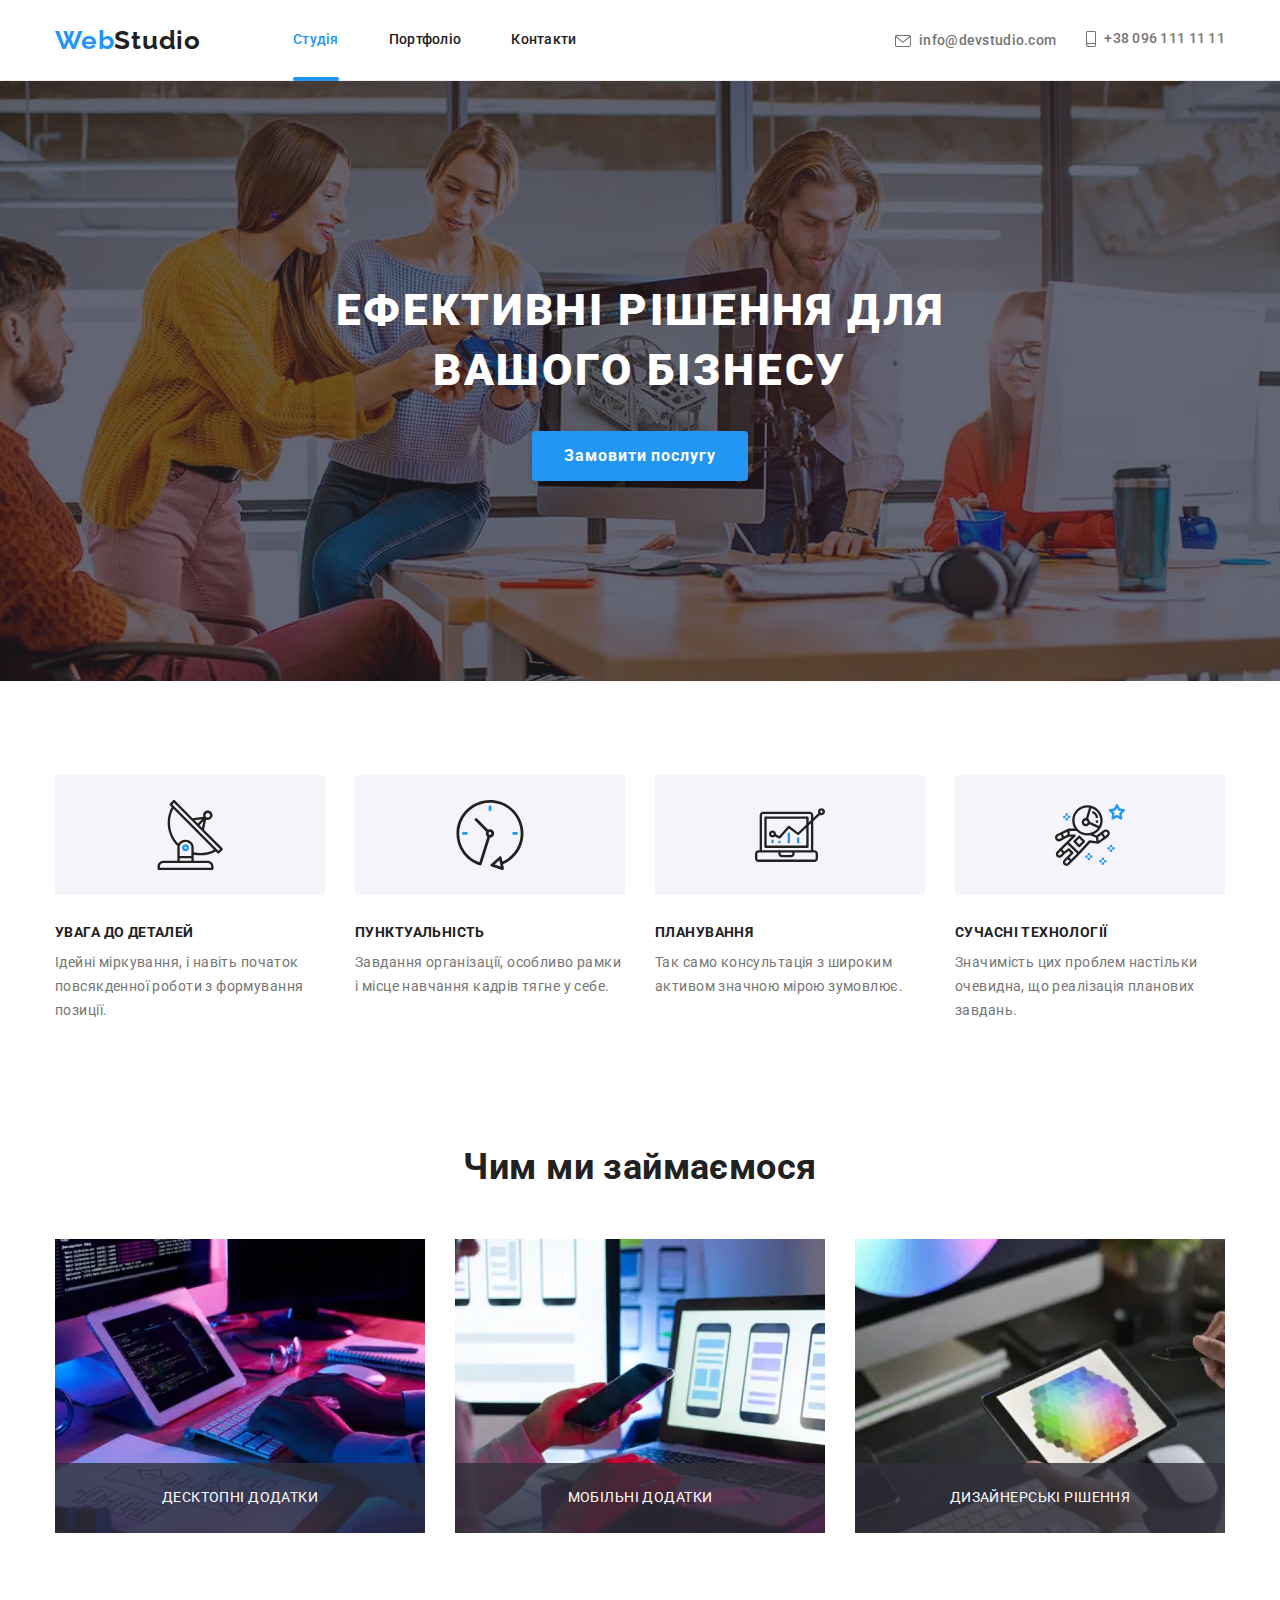
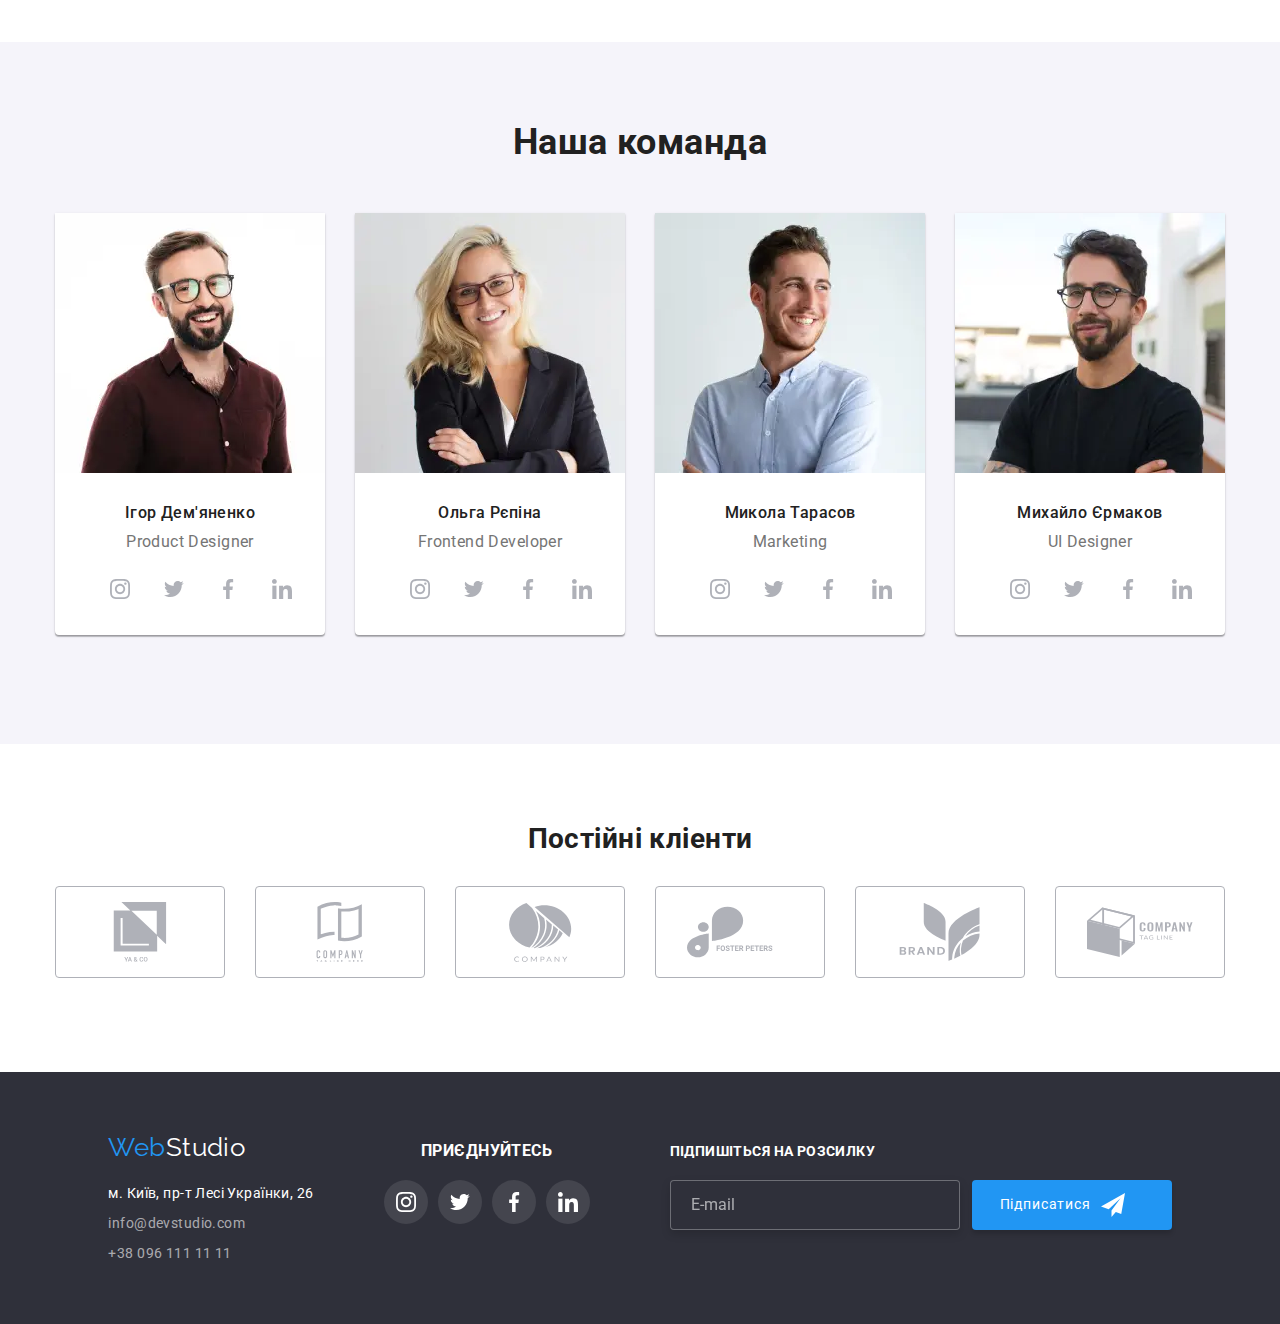
<file: index.html>
<!DOCTYPE html>
<html lang="uk">
  <head>
    <meta charset="UTF-8" />
    <meta name="viewport" content="width=device-width, initial-scale=1.0" />
    <title>Студія</title>
    <link rel="preconnect" href="https://fonts.googleapis.com" />
    <link rel="preconnect" href="https://fonts.gstatic.com" crossorigin />
    <link
      href="https://fonts.googleapis.com/css2?family=Raleway:wght@700&family=Roboto:wght@400;500;700;900&display=swap"
      rel="stylesheet"
    />
    <link
      rel="stylesheet"
      href="https://cdn.jsdelivr.net/npm/modern-normalize@1.1.0/modern-normalize.min.css"
    />
    <link rel="stylesheet" href="./css/main.min.css" />
  </head>
  <body>
    <!--хедер-->
    <header class="header-page">
      <div class="container header">
        <div class="header-page-container">
          <!--строка навигатора-->
          <nav class="navigation">
            <a class="logotyp link" href="./index.html"
              >Web<span>Studio</span></a
            >
            <ul class="menu list">
              <li class="menu__item">
                <a class="menu__link link current" href="./index.html">
                  Студія</a
                >
              </li>
              <li class="menu__item">
                <a class="menu__link link" href="./portfolio.html">Портфоліо</a>
              </li>
              <li class="menu__item">
                <a class="menu__link link" href="">Контакти</a>
              </li>
            </ul>
          </nav>
          <button type="button" class="open-mobile-menu-btn" data-menu-open>
            <svg class="open-mobile-menu-btn__icon" height="16px" width="24px">
              <use href="./images/icons.svg#icon-burger"></use>
            </svg>
          </button>
          <!--телеграф-->
          <ul class="contact list">
            <li class="contact__item">
              <a class="contact-link link" href="mailto:info@devstudio.com">
                <svg class="contact-link__icon" width="16" height="12">
                  <use href="./images/icons.svg#icon-envelope"></use>
                </svg>
                info@devstudio.com</a
              >
            </li>
            <li class="contact__item">
              <a class="contact-link link" href="tel:+380961111111">
                <svg class="contact-link__icon" width="10" height="16">
                  <use href="./images/icons.svg#icon-smartphone"></use>
                </svg>
                +38 096 111 11 11</a
              >
            </li>
          </ul>
        </div>
      </div>
      <!--меню мобільний формат-->
      <div class="mobile-format" data-menu>
        <div class="container mobile-format__container">
          <button
            type="button"
            class="mobile-format__close-btn"
            data-menu-close
          >
            <svg class="mobile-format__close-icon">
              <use href="./images/icons.svg#icon-close"></use>
            </svg>
          </button>
          <ul class="mobile-menu list">
            <li class="mobile-menu__item">
              <a class="mobile-menu__link link current" href="./index.html"
                >Студія</a
              >
            </li>
            <li class="mobile-menu__item">
              <a class="mobile-menu__link link" href="./portfolio.html"
                >Портфоліо</a
              >
            </li>
            <li class="mobile-menu__item">
              <a class="mobile-menu__link link" href="">Контакти</a>
            </li>
          </ul>
          <ul class="mobile-contact list">
            <li class="mobile-contact__tel-item">
              <a class="mobile-contact__tel-link link" href="tel:+380961111111"
                >+38 096 111 11 11</a
              >
            </li>
            <li class="mobile-contact__mail-item">
              <a
                class="mobile-contact__mail-link link"
                href="mailto:info@devstudio.com"
                >info@devstudio.com</a
              >
            </li>
          </ul>
          <div class="mobile-network">
            <ul class="mobile-network__list list">
              <li class="mobile-network__item">
                <a class="mobile-network__link link" href="">Instagram</a>
              </li>
              <li class="mobile-network__item">
                <a class="mobile-network__link link" href="">Twitter</a>
              </li>
              <li class="mobile-network__item">
                <a class="mobile-network__link link" href="">Facebook</a>
              </li>
              <li class="mobile-network__item">
                <a class="mobile-network__link link" href="">Linkedln</a>
              </li>
            </ul>
          </div>
        </div>
      </div>
    </header>
    <main>
      <!--ГЕРОЯМ СЛАВА-->
      <section class="section hero">
        <div class="container hero-container">
          <h1 class="hero__title">Ефективні рішення для вашого бізнесу</h1>
          <button type="button" class="hero-modal-btn" data-modal-open>
            Замовити послугу
          </button>
        </div>
      </section>
      <!--секция себя презентовать-->
      <section class="section present">
        <div class="container present-container">
          <ul class="examples list">
            <li class="examples__elem">
              <div class="examples__wrapper">
                <svg aria-label="антена" width="70" height="70">
                  <use href="./images/icons.svg#icon-antena"></use>
                </svg>
              </div>
              <h2 class="examples-title">УВАГА ДО ДЕТАЛЕЙ</h2>
              <p class="examples-text">
                Ідейні міркування, і навіть початок повсякденної роботи з
                формування позиції.
              </p>
            </li>
            <li class="examples__elem">
              <div class="examples__wrapper">
                <svg aria-label="годинник" width="70" height="70">
                  <use href="./images/icons.svg#icon-clock"></use>
                </svg>
              </div>
              <h2 class="examples-title">ПУНКТУАЛЬНІСТЬ</h2>
              <p class="examples-text">
                Завдання організації, особливо рамки і місце навчання кадрів
                тягне у себе.
              </p>
            </li>
            <li class="examples__elem">
              <div class="examples__wrapper">
                <svg aria-label="діаграма" width="70" height="70">
                  <use href="./images/icons.svg#icon-diagram"></use>
                </svg>
              </div>
              <h2 class="examples-title">ПЛАНУВАННЯ</h2>
              <p class="examples-text">
                Так само консультація з широким активом значною мірою зумовлює.
              </p>
            </li>
            <li class="examples__elem">
              <div class="examples__wrapper">
                <svg aria-label="космонавт" width="70" height="70">
                  <use href="./images/icons.svg#icon-astronaut"></use>
                </svg>
              </div>
              <h2 class="examples-title">СУЧАСНІ ТЕХНОЛОГІЇ</h2>
              <p class="examples-text">
                Значимість цих проблем настільки очевидна, що реалізація
                планових завдань.
              </p>
            </li>
          </ul>
        </div>
      </section>
      <!--секция работаем работу  -->
      <section class="section worky">
        <div class="container worky-container">
          <h2 class="section-title">Чим ми займаємося</h2>
          <ul class="worky-list list">
            <li class="worky-elem">
              <div class="worky-over">
                <!--1-->
                <picture>
                  <source
                    srcset="
                      images/services/desktop-app.webp    1x,
                      images/services/desktop-app@2x.webp 2x
                    "
                    media="(min-width:1200px)"
                    type="image/webp"
                  />
                  <source
                    srcset="
                      images/services/desktop/desktop-app.jpg    1x,
                      images/services/desktop/desktop-app@2x.jpg 2x
                    "
                    media="(min-width:1200px)"
                    type="image/jpg"
                  />
                  <img
                    class="worky-pic"
                    src="./images/services/desktop/desktop-app.jpg"
                    alt="печать на клаві"
                  />
                </picture>
                <p class="worky-text">ДЕСКТОПНІ ДОДАТКИ</p>
              </div>
            </li>
            <li class="worky-elem">
              <div class="worky-over">
                <!--2-->
                <picture>
                  <source
                    srcset="
                      images/services/mobile-app.webp    1x,
                      images/services/mobile-app@2x.webp 2x
                    "
                    media="(min-width:1200px)"
                    type="image/webp"
                  />
                  <source
                    srcset="
                      images/services/mobile-app.jpg    1x,
                      images/services/mobile-app@2x.jpg 2x
                    "
                    media="(min-width:1200px)"
                    type="image/jpg"
                  />
                  <img
                    class="worky-pic"
                    src="./images/services/mobile-app.jpg"
                    alt="смартфон та ноутбук"
                  />
                </picture>
                <p class="worky-text">МОБІЛЬНІ ДОДАТКИ</p>
              </div>
            </li>
            <li class="worky-elem">
              <div class="worky-over">
                <!--3-->
                <picture>
                  <source
                    srcset="
                      images/services/desing.webp    1x,
                      images/services/desing@2x.webp 2x
                    "
                    media="(min-width:1200px)"
                    type="image/webp"
                  />
                  <source
                    srcset="
                      images/services/desing.jpg    1x,
                      images/services/desing@2x.jpg 2x
                    "
                    media="(min-width:1200px)"
                    type="image/jpg"
                  />
                  <img
                    class="worky-pic"
                    src="./images/services/desing.jpg"
                    alt="планшет та ноутбук"
                  />
                </picture>
                <p class="worky-text">ДИЗАЙНЕРСЬКІ РІШЕННЯ</p>
              </div>
            </li>
          </ul>
        </div>
      </section>
      <!--кто в команде-->
      <section class="section team">
        <div class="container team-container">
          <h2 class="section-team-title">Наша команда</h2>
          <ul class="team-list list">
            <li class="team-elem">
              <picture>
                <source
                  srcset="
                    images/team/desktop/team-1-desktop.webp    1x,
                    images/team/desktop/team-1-desktop@2x.webp 2x
                  "
                  media="(min-width:1200px)"
                  type="image/webp"
                />
                <source
                  srcset="
                    images/team/desktop/team-1-desktop.jpg    1x,
                    images/team/desktop/team-1-desktop@2x.jpg 2x
                  "
                  media="(min-width:1200px)"
                  type="image/jpg"
                />
                <source
                  srcset="
                    images/team/tablet/team-1-tablet.webp    1x,
                    images/team/tablet/team-1-tablet@2x.webp 2x
                  "
                  media="(min-width:768px)"
                  type="image/webp"
                />
                <source
                  srcset="
                    images/team/tablet/team-1-tablet.jpg    1x,
                    images/team/tablet/team-1-tablet@2x.jpg 2x
                  "
                  media="(min-width:768px)"
                  type="image/jpg"
                />
                <source
                  srcset="
                    images/team/mobile/team-1-mobile.webp    1x,
                    images/team/mobile/team-1-mobile@2x.webp 2x
                  "
                  media="(max-width:767px)"
                  type="image/webp"
                />
                <source
                  srcset="
                    images/team/mobile/team-1-mobile.jpg    1x,
                    images/team/mobile/team-1-mobile@2x.jpg 2x
                  "
                  media="(max-width:767px)"
                  type="image/jpg"
                />
                <img
                  class="team-foto"
                  src="images/team/mobile/team-1-mobile.jpg"
                  alt="Product Designer"
                />
              </picture>
              <div class="container team-pro">
                <h3 class="team-name">Ігор Дем'яненко</h3>
                <p class="team-prof">Product Designer</p>
                <ul class="network-list list">
                  <li class="network-list-set">
                    <a href="" class="network-list-link">
                      <svg
                        aria-label="значок инстаграму"
                        class="network-list-icon"
                        width="20"
                        height="20"
                      >
                        <use href="./images/icons.svg#icon-instagram"></use>
                      </svg>
                    </a>
                  </li>
                  <li class="network-list-set">
                    <a href="" class="network-list-link">
                      <svg
                        aria-label="значок твиттеру"
                        class="network-list-icon"
                        width="20"
                        height="20"
                      >
                        <use href="./images/icons.svg#icon-twitter"></use>
                      </svg>
                    </a>
                  </li>
                  <li class="network-list-set">
                    <a href="" class="network-list-link">
                      <svg
                        aria-label="значок фейсбуку"
                        class="network-list-icon"
                        width="20"
                        height="20"
                      >
                        <use href="./images/icons.svg#icon-facebook"></use>
                      </svg>
                    </a>
                  </li>
                  <li class="network-list-set">
                    <a href="" class="network-list-link">
                      <svg
                        aria-label="значок линкедину"
                        class="network-list-icon"
                        width="20"
                        height="20"
                      >
                        <use href="./images/icons.svg#icon-linkedin"></use>
                      </svg>
                    </a>
                  </li>
                </ul>
              </div>
            </li>
            <li class="team-elem">
              <picture>
                <source
                  srcset="
                    images/team/desktop/team-2-desktop.webp    1x,
                    images/team/desktop/team-2-desktop@2x.webp 2x
                  "
                  media="(min-width:1200px)"
                  type="image/webp"
                />
                <source
                  srcset="
                    images/team/desktop/team-2-desktop.jpg    1x,
                    images/team/desktop/team-2-desktop@2x.jpg 2x
                  "
                  media="(min-width:1200px)"
                  type="image/jpg"
                />
                <source
                  srcset="
                    images/team/tablet/team-2-tablet.webp    1x,
                    images/team/tablet/team-2-tablet@2x.webp 2x
                  "
                  media="(min-width:768px)"
                  type="image/webp"
                />
                <source
                  srcset="
                    images/team/tablet/team-2-tablet.jpg    1x,
                    images/team/tablet/team-2-tablet@2x.jpg 2x
                  "
                  media="(min-width:768px)"
                  type="image/jpg"
                />
                <source
                  srcset="
                    images/team/mobile/team-2-mobile.webp    1x,
                    images/team/mobile/team-2-mobile@2x.webp 2x
                  "
                  media="(max-width:767px)"
                  type="image/webp"
                />
                <source
                  srcset="
                    images/team/mobile/team-2-mobile.jpg    1x,
                    images/team/mobile/team-2-mobile@2x.jpg 2x
                  "
                  media="(max-width:767px)"
                  type="image/jpg"
                />
                <img
                  class="team-foto"
                  src="images/team/mobile/team-2-mobile.jpg"
                  alt="Frontend Developer"
                />
              </picture>

              <div class="container team-pro">
                <h3 class="team-name">Ольга Рєпіна</h3>
                <p class="team-prof">Frontend Developer</p>
                <ul class="network-list list">
                  <li class="network-list-set">
                    <a href="" class="network-list-link">
                      <svg
                        aria-label="значок инстаграму"
                        class="network-list-icon"
                        width="20"
                        height="20"
                      >
                        <use href="./images/icons.svg#icon-instagram"></use>
                      </svg>
                    </a>
                  </li>
                  <li class="network-list-set">
                    <a href="" class="network-list-link">
                      <svg
                        aria-label="значок твиттеру"
                        class="network-list-icon"
                        width="20"
                        height="20"
                      >
                        <use href="./images/icons.svg#icon-twitter"></use>
                      </svg>
                    </a>
                  </li>
                  <li class="network-list-set">
                    <a href="" class="network-list-link">
                      <svg
                        aria-label="значок фейсбуку"
                        class="network-list-icon"
                        width="20"
                        height="20"
                      >
                        <use href="./images/icons.svg#icon-facebook"></use>
                      </svg>
                    </a>
                  </li>
                  <li class="network-list-set">
                    <a href="" class="network-list-link">
                      <svg
                        aria-label="значок линкедину"
                        class="network-list-icon"
                        width="20"
                        height="20"
                      >
                        <use href="./images/icons.svg#icon-linkedin"></use>
                      </svg>
                    </a>
                  </li>
                </ul>
              </div>
            </li>
            <li class="team-elem">
              <picture>
                <source
                  srcset="
                    images/team/desktop/team-3-desktop.webp    1x,
                    images/team/desktop/team-3-desktop@2x.webp 2x
                  "
                  media="(min-width:1200px)"
                  type="image/webp"
                />
                <source
                  srcset="
                    images/team/desktop/team-3-desktop.jpg    1x,
                    images/team/desktop/team-3-desktop@2x.jpg 2x
                  "
                  media="(min-width:1200px)"
                  type="image/jpg"
                />
                <source
                  srcset="
                    images/team/tablet/team-3-tablet.webp    1x,
                    images/team/tablet/team-3-tablet@2x.webp 2x
                  "
                  media="(min-width:768px)"
                  type="image/webp"
                />
                <source
                  srcset="
                    images/team/tablet/team-3-tablet.jpg    1x,
                    images/team/tablet/team-3-tablet@2x.jpg 2x
                  "
                  media="(min-width:768px)"
                  type="image/jpg"
                />
                <source
                  srcset="
                    images/team/mobile/team-3-mobile.webp    1x,
                    images/team/mobile/team-3-mobile@2x.webp 2x
                  "
                  media="(max-width:767px)"
                  type="image/webp"
                />
                <source
                  srcset="
                    images/team/mobile/team-3-mobile.jpg    1x,
                    images/team/mobile/team-3-mobile@2x.jpg 2x
                  "
                  media="(max-width:767px)"
                  type="image/jpg"
                />
                <img
                  class="team-foto"
                  src="images/team/mobile/team-3-mobile.jpg"
                  alt="Marketing"
                />
              </picture>
              <div class="container team-pro">
                <h3 class="team-name">Микола Тарасов</h3>
                <p class="team-prof">Marketing</p>
                <ul class="network-list list">
                  <li class="network-list-set">
                    <a href="" class="network-list-link">
                      <svg
                        aria-label="значок инстаграму"
                        class="network-list-icon"
                        width="20"
                        height="20"
                      >
                        <use href="./images/icons.svg#icon-instagram"></use>
                      </svg>
                    </a>
                  </li>
                  <li class="network-list-set">
                    <a href="" class="network-list-link">
                      <svg
                        aria-label="значок твиттеру"
                        class="network-list-icon"
                        width="20"
                        height="20"
                      >
                        <use href="./images/icons.svg#icon-twitter"></use>
                      </svg>
                    </a>
                  </li>
                  <li class="network-list-set">
                    <a href="" class="network-list-link">
                      <svg
                        aria-label="значок фейсбуку"
                        class="network-list-icon"
                        width="20"
                        height="20"
                      >
                        <use href="./images/icons.svg#icon-facebook"></use>
                      </svg>
                    </a>
                  </li>
                  <li class="network-list-set">
                    <a href="" class="network-list-link">
                      <svg
                        aria-label="значок линкедину"
                        class="network-list-icon"
                        width="20"
                        height="20"
                      >
                        <use href="./images/icons.svg#icon-linkedin"></use>
                      </svg>
                    </a>
                  </li>
                </ul>
              </div>
            </li>
            <li class="team-elem">
              <picture>
                <source
                  srcset="
                    images/team/desktop/team-4-desktop.webp    1x,
                    images/team/desktop/team-4-desktop@2x.webp 2x
                  "
                  media="(min-width:1200px)"
                  type="image/webp"
                />
                <source
                  srcset="
                    images/team/desktop/team-4-desktop.jpg    1x,
                    images/team/desktop/team-4-desktop@2x.jpg 2x
                  "
                  media="(min-width:1200px)"
                  type="image/jpg"
                />
                <source
                  srcset="
                    images/team/tablet/team-4-tablet.webp    1x,
                    images/team/tablet/team-4-tablet@2x.webp 2x
                  "
                  media="(min-width:768px)"
                  type="image/webp"
                />
                <source
                  srcset="
                    images/team/tablet/team-4-tablet.jpg    1x,
                    images/team/tablet/team-4-tablet@2x.jpg 2x
                  "
                  media="(min-width:768px)"
                  type="image/jpg"
                />
                <source
                  srcset="
                    images/team/mobile/team-4-mobile.webp    1x,
                    images/team/mobile/team-4-mobile@2x.webp 2x
                  "
                  media="(max-width:767px)"
                  type="image/webp"
                />
                <source
                  srcset="
                    images/team/mobile/team-4-mobile.jpg    1x,
                    images/team/mobile/team-4-mobile@2x.jpg 2x
                  "
                  media="(max-width:767px)"
                  type="image/jpg"
                />
                <img
                  class="team-foto"
                  src="images/team/mobile/team-4-mobile.jpg"
                  alt="UI Designer"
                />
              </picture>
              <div class="container team-pro">
                <h3 class="team-name">Михайло Єрмаков</h3>
                <p class="team-prof">UI Designer</p>
                <ul class="network-list list">
                  <li class="network-list-set">
                    <a href="" class="network-list-link">
                      <svg
                        aria-label="значок инстаграму"
                        class="network-list-icon"
                        width="20"
                        height="20"
                      >
                        <use href="./images/icons.svg#icon-instagram"></use>
                      </svg>
                    </a>
                  </li>
                  <li class="network-list-set">
                    <a href="" class="network-list-link">
                      <svg
                        aria-label="значок твиттеру"
                        class="network-list-icon"
                        width="20"
                        height="20"
                      >
                        <use href="./images/icons.svg#icon-twitter"></use>
                      </svg>
                    </a>
                  </li>
                  <li class="network-list-set">
                    <a href="" class="network-list-link">
                      <svg
                        aria-label="значок фейсбуку"
                        class="network-list-icon"
                        width="20"
                        height="20"
                      >
                        <use href="./images/icons.svg#icon-facebook"></use>
                      </svg>
                    </a>
                  </li>
                  <li class="network-list-set">
                    <a href="" class="network-list-link">
                      <svg
                        aria-label="значок линкедину"
                        class="network-list-icon"
                        width="20"
                        height="20"
                      >
                        <use href="./images/icons.svg#icon-linkedin"></use>
                      </svg>
                    </a>
                  </li>
                </ul>
              </div>
            </li>
          </ul>
        </div>
      </section>
      <!--постійні клієнти-->
      <section class="section group">
        <div class="container group-container">
          <h2 class="section-group-title">Постійні кліенти</h2>
          <ul class="group-list list">
            <li class="group-list-set">
              <a href="" class="group-link link">
                <svg
                  aria-label="логотип клієнта 1"
                  class="group-icon"
                  width="106"
                  height="60"
                >
                  <use href="./images/icons.svg#icon-group-1"></use>
                </svg>
              </a>
            </li>
            <li class="group-list-set">
              <a href="" class="group-link link">
                <svg
                  aria-label="логотип клієнта 2"
                  class="group-icon"
                  width="106"
                  height="60"
                >
                  <use href="./images/icons.svg#icon-group-2"></use>
                </svg>
              </a>
            </li>
            <li class="group-list-set">
              <a href="" class="group-link link">
                <svg
                  aria-label="логотип клієнта 3"
                  class="group-icon"
                  width="106"
                  height="60"
                >
                  <use href="./images/icons.svg#icon-group-3"></use>
                </svg>
              </a>
            </li>
            <li class="group-list-set">
              <a href="" class="group-link link">
                <svg
                  aria-label="логотип клієнта 4"
                  class="group-icon"
                  width="106"
                  height="60"
                >
                  <use href="./images/icons.svg#icon-group-4"></use>
                </svg>
              </a>
            </li>
            <li class="group-list-set">
              <a href="" class="group-link link">
                <svg
                  aria-label="логотип клієнта 5"
                  class="group-icon"
                  width="106"
                  height="60"
                >
                  <use href="./images/icons.svg#icon-group-5"></use>
                </svg>
              </a>
            </li>
            <li class="group-list-set">
              <a href="" class="group-link link">
                <svg
                  aria-label="логотип клієнта 6"
                  class="group-icon"
                  width="106"
                  height="60"
                >
                  <use href="./images/icons.svg#icon-group-6"></use>
                </svg>
              </a>
            </li>
          </ul>
        </div>
      </section>
    </main>
    <!--секция ноги-->
    <footer class="footer">
      <div class="container foot">
        <!--adresa-->
        <div class="adresa">
          <a class="logotyp-footer link" href="./index.html"
            >Web<span class="studi">Studio</span></a
          >
          <address class="address">
            <ul class="foot-list list">
              <li class="foot-elem">
                <a
                  class="foot-map link"
                  href="https://goo.gl/maps/CPtrU1FHBa2aNyZL9"
                  target="_blank"
                  rel="noopener noreferrer nofollow"
                  >м. Київ, пр-т Лесі Українки, 26</a
                >
              </li>
              <li class="foot-elem">
                <a class="foot-link link" href="mailto:info@devstudio.com"
                  >info@devstudio.com</a
                >
              </li>
              <li class="foot-elem">
                <a class="foot-link link" href="tel:+380961111111"
                  >+38 096 111 11 11</a
                >
              </li>
            </ul>
          </address>
        </div>
        <!--соц.мережи футера-->
        <div class="join">
          <h3 class="join-title">ПРИЄДНУЙТЕСЬ</h3>
          <ul class="join-list list">
            <li class="join-list-set">
              <a href="" class="join-link link">
                <svg
                  aria-label="значок інстаграму"
                  class="join-icon"
                  width="20"
                  height="20"
                >
                  <use href="./images/icons.svg#icon-instagram"></use>
                </svg>
              </a>
            </li>
            <li class="join-list-set">
              <a href="" class="join-link link">
                <svg
                  aria-label="значок твиттеру"
                  class="join-icon"
                  width="20"
                  height="20"
                >
                  <use href="./images/icons.svg#icon-twitter"></use>
                </svg>
              </a>
            </li>
            <li class="join-list-set">
              <a href="" class="join-link link">
                <svg
                  aria-label="значок фейсбуку"
                  class="join-icon"
                  width="20"
                  height="20"
                >
                  <use href="./images/icons.svg#icon-facebook"></use>
                </svg>
              </a>
            </li>
            <li class="join-list-set">
              <a href="" class="join-link link">
                <svg
                  aria-label="значок линкедину"
                  class="join-icon"
                  width="20"
                  height="20"
                >
                  <use href="./images/icons.svg#icon-linkedin"></use>
                </svg>
              </a>
            </li>
          </ul>
        </div>
        <!--футер подписка+-->
        <div class="subs-emale">
          <span class="subs-title">ПІДПИШІТЬСЯ НА РОЗСИЛКУ</span>
          <form class="subs">
            <label class="emale-fild">
              <span class="emaie-line">
                <input
                  type="email"
                  class="emale-form"
                  name="user_email"
                  placeholder="E-mail"
                />
              </span>
            </label>
            <button type="submit" class="subs-button">
              Підписатися
              <svg
                aria-label="значок телеграму"
                class="subs-send"
                width="24"
                height="24"
              >
                <use href="./images/icons.svg#icon-icon-send"></use>
              </svg>
            </button>
          </form>
        </div>
      </div>
    </footer>
    <!--модальное окно-->
    <div class="backdrop is-hidden" data-modal>
      <div class="modal">
        <button type="button" class="modal-close-btn" data-modal-close>
          <svg class="modal-close-icon" height="18px" width="18px">
            <use href="./images/icons.svg#icon-close"></use>
          </svg>
        </button>
        <p class="modal-header">Залиште свої дані, ми вам передзвонимо</p>
        <form class="modal-form">
          <label class="modal-form-line">
            <span class="modal-form-span">Ім'я</span>
            <span class="modal-form-input-div">
              <input
                type="text"
                class="modal-form-input"
                pattern="[a-zA-Zа-яА-ЯЇїІі]+"
                name="user_name"
              />
              <svg class="form-name-icon" height="18px" width="18px">
                <use href="./images/icons.svg#icon-person-black-18dp-1"></use>
              </svg>
            </span>
          </label>
          <label class="modal-form-line">
            <span class="modal-form-span">Телефон</span>
            <span class="modal-form-input-div">
              <input
                type="tel"
                class="modal-form-input"
                pattern="[0-9]{3}-[0-9]{3}-[0-9]{2}-[0-9]{2}"
                name="user_tel"
              />
              <svg class="form-name-icon" height="18px" width="18px">
                <use href="./images/icons.svg#icon-phone-black-18dp-1"></use>
              </svg>
            </span>
          </label>
          <label class="modal-form-line">
            <span class="modal-form-span"> Пошта</span>
            <span class="modal-form-input-div">
              <input type="email" class="modal-form-input" name="user_mail" />
              <svg class="form-name-icon" width="18px" height="18px">
                <use href="./images/icons.svg#icon-email-black-18dp-1"></use>
              </svg>
            </span>
          </label>
          <label class="modal-form-line-coment">
            <span class="modal-form-span">Коментар</span>
            <textarea
              name="user_coment"
              class="modal-form-coment"
              placeholder="Введіть текст"
            ></textarea>
          </label>
          <label class="modal-form-check-line">
            <input
              type="checkbox"
              class="modal-form-check"
              name="user_policy"
            />
            <svg class="form-check-icon">
              <use
                class="form-check-vector"
                href="./images/icons.svg#icon-Vector"
              ></use>
            </svg>
            Погоджуюся з розсилкою та приймаю
            <a class="agreement-link" href="">Умови договору</a>
          </label>
          <button type="submit" class="modal-form-submit">Відправити</button>
        </form>
      </div>
    </div>
    <script src="./JS/menu.js" type="module"></script>
    <script src="./JS/modal.js" type="module"></script>
  </body>
</html>
</file>
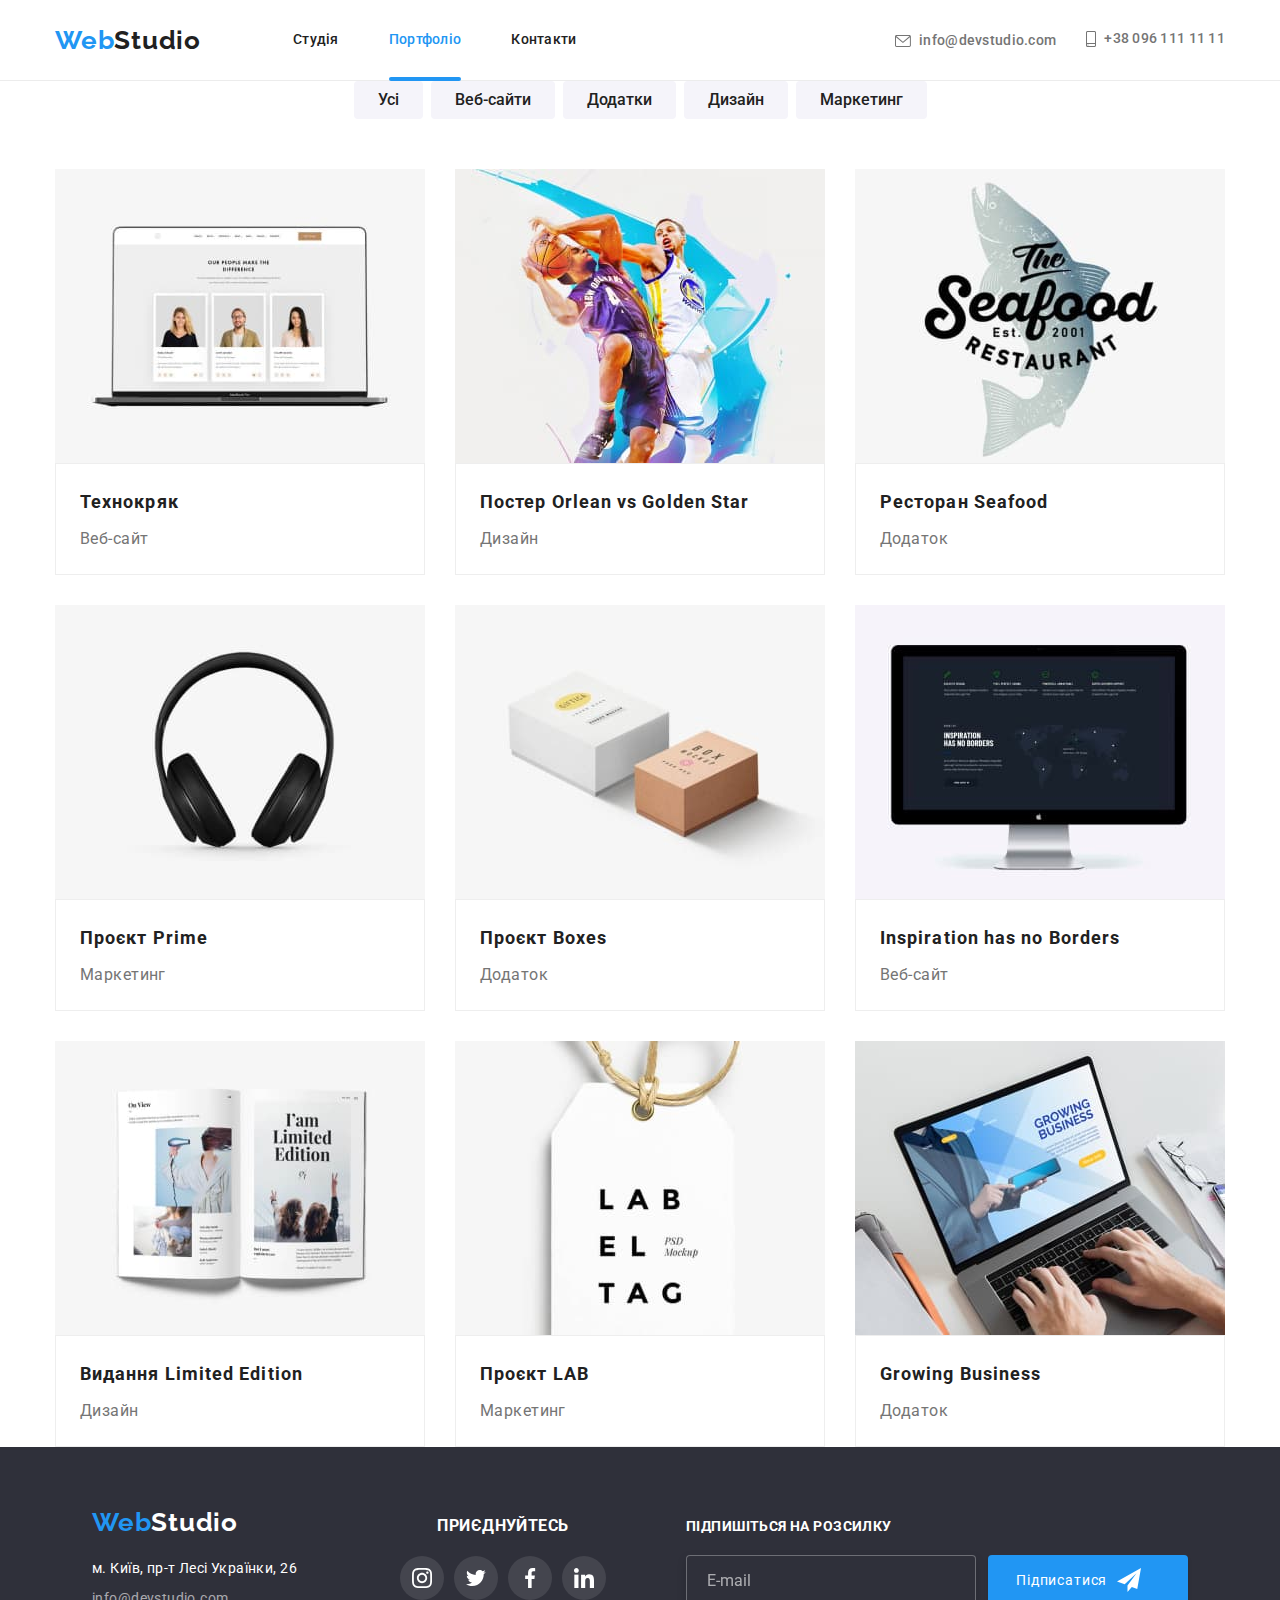
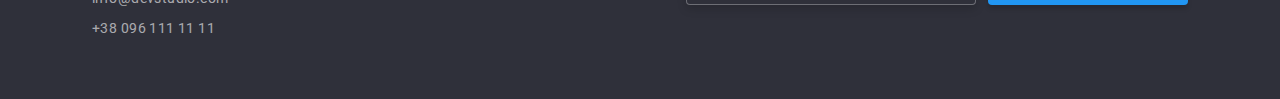
<file: portfolio.html>
<!DOCTYPE html>
<html lang="uk">
  <head>
    <meta charset="UTF-8" />
    <meta name="viewport" content="width=device-width, initial-scale=1.0" />
    <title>Портфоліо</title>
    <link rel="preconnect" href="https://fonts.googleapis.com" />
    <link rel="preconnect" href="https://fonts.gstatic.com" crossorigin />
    <link
      href="https://fonts.googleapis.com/css2?family=Raleway:wght@700&family=Roboto:wght@400;500;700;900&display=swap"
      rel="stylesheet"
    />
    <link
      rel="stylesheet"
      href="https://cdn.jsdelivr.net/npm/modern-normalize@1.1.0/modern-normalize.min.css"
    />
    <link rel="stylesheet" href="./css/main.min.css" />
  </head>
  <body>
    <header class="header-page">
      <div class="container header">
        <div class="header-page-container">
          <!--строка навигатора-->
          <nav class="navigation">
            <a class="logotyp link" href="./index.html"
              >Web<span>Studio</span></a
            >
            <ul class="menu list">
              <li class="menu__item">
                <a class="menu__link link" href="./index.html">Студія</a>
              </li>
              <li class="menu__item">
                <a class="menu__link link current" href="./portfolio.html"
                  >Портфоліо</a
                >
              </li>
              <li class="menu__item">
                <a class="menu__link link" href="">Контакти</a>
              </li>
            </ul>
          </nav>
          <button type="button" class="open-mobile-menu-btn" data-menu-open>
            <svg class="open-mobile-menu-btn__icon" height="16px" width="24px">
              <use href="./images/icons.svg#icon-burger"></use>
            </svg>
          </button>
          <!--телеграф-->
          <ul class="contact list">
            <li class="contact__item">
              <a class="contact-link link" href="mailto:info@devstudio.com">
                <svg class="contact-link__icon" width="16" height="12">
                  <use href="./images/icons.svg#icon-envelope"></use>
                </svg>
                info@devstudio.com</a
              >
            </li>
            <li class="contact__item">
              <a class="contact-link link" href="tel:+380961111111">
                <svg class="contact-link__icon" width="10" height="16">
                  <use href="./images/icons.svg#icon-smartphone"></use>
                </svg>
                +38 096 111 11 11</a
              >
            </li>
          </ul>
        </div>
      </div>
      <!--меню мобільний формат-->
      <div class="mobile-format" data-menu>
        <div class="container mobile-format__container">
          <button
            type="button"
            class="mobile-format__close-btn"
            data-menu-close
          >
            <svg class="mobile-format__close-icon">
              <use href="./images/icons.svg#icon-close"></use>
            </svg>
          </button>
          <ul class="mobile-menu list">
            <li class="mobile-menu__item">
              <a class="mobile-menu__link link current" href="./index.html"
                >Студія</a
              >
            </li>
            <li class="mobile-menu__item">
              <a class="mobile-menu__link link" href="./portfolio.html"
                >Портфоліо</a
              >
            </li>
            <li class="mobile-menu__item">
              <a class="mobile-menu__link link" href="">Контакти</a>
            </li>
          </ul>
          <ul class="mobile-contact list">
            <li class="mobile-contact__tel-item">
              <a class="mobile-contact__tel-link link" href="tel:+380961111111"
                >+38 096 111 11 11</a
              >
            </li>
            <li class="mobile-contact__mail-item">
              <a
                class="mobile-contact__mail-link link"
                href="mailto:info@devstudio.com"
                >info@devstudio.com</a
              >
            </li>
          </ul>
          <div class="mobile-network">
            <ul class="mobile-network__list list">
              <li class="mobile-network__item">
                <a class="mobile-network__link link" href="">Instagram</a>
              </li>
              <li class="mobile-network__item">
                <a class="mobile-network__link link" href="">Twitter</a>
              </li>
              <li class="mobile-network__item">
                <a class="mobile-network__link link" href="">Facebook</a>
              </li>
              <li class="mobile-network__item">
                <a class="mobile-network__link link" href="">Linkedln</a>
              </li>
            </ul>
          </div>
        </div>
      </div>
    </header>
    <main>
      <!--секция фильтра галереи портфолио-->
      <section class="section filtr">
        <div class="container">
          <!--скрытый заголовок-->
          <h1 class="title visually-hidden">Що бажаэте</h1>
          <!--кнопки фильтра-->
          <ul class="filtr-list list">
            <li class="filtr-elem">
              <button class="filtr-button" type="button">Усі</button>
            </li>
            <li class="filtr-elem">
              <button class="filtr-button" type="button">Веб-сайти</button>
            </li>
            <li class="filtr-elem">
              <button class="filtr-button" type="button">Додатки</button>
            </li>
            <li class="filtr-elem">
              <button class="filtr-button" type="button">Дизайн</button>
            </li>
            <li class="filtr-elem">
              <button class="filtr-button" type="button">Маркетинг</button>
            </li>
          </ul>
          <!-- галерея портфолио-->

          <ul class="galera-list list">
            <li class="galera-elem">
              <a href="" class="galera-link link">
                <div class="galera-cash">
                  <img
                    class="galera-pic"
                    src="images/img-galer.jpg"
                    alt="відкрита веб-сторінка на ноутбуці"
                    width="370"
                  />
                  <p class="overlay">
                    Ресурс пропонує комплексні пропозиції з різним рівнем
                    функціоналу та сервісів. Все це дозволить відвідувачу
                    отримати вичерпні відомості про компанію чи приватну особу.
                  </p>
                </div>
                <div class="container picpro-container">
                  <h3 class="galera-picname">Технокряк</h3>
                  <p class="galera-picpro">Веб-сайт</p>
                </div>
              </a>
            </li>
            <li class="galera-elem">
              <a href="" class="galera-link link">
                <div class="galera-cash">
                  <img
                    class="galera-pic"
                    src="images/img-galer-1.jpg"
                    alt="картинка двое з м'ячем"
                    width="370"
                  />
                  <p class="overlay">
                    Ресурс пропонує комплексні пропозиції з різним рівнем
                    функціоналу та сервісів. Все це дозволить відвідувачу
                    отримати вичерпні відомості про компанію чи приватну особу.
                  </p>
                </div>
                <div class="container picpro-container">
                  <h3 class="galera-picname">Постер Orlean vs Golden Star</h3>
                  <p class="galera-picpro">Дизайн</p>
                </div>
              </a>
            </li>
            <li class="galera-elem">
              <a href="" class="galera-link link">
                <div class="galera-cash">
                  <img
                    class="galera-pic"
                    src="images/img-galer-2.jpg"
                    alt="логотип ресторану"
                    width="370"
                  />
                  <p class="overlay">
                    Ресурс пропонує комплексні пропозиції з різним рівнем
                    функціоналу та сервісів. Все це дозволить відвідувачу
                    отримати вичерпні відомості про компанію чи приватну особу.
                  </p>
                </div>
                <div class="container picpro-container">
                  <h3 class="galera-picname">Ресторан Seafood</h3>
                  <p class="galera-picpro">Додаток</p>
                </div>
              </a>
            </li>
            <li class="galera-elem">
              <a href="" class="galera-link link">
                <div class="galera-cash">
                  <img
                    class="galera-pic"
                    src="images/img-galer-3.jpg"
                    alt="навушники"
                    width="370"
                  />
                  <p class="overlay">
                    Ресурс пропонує комплексні пропозиції з різним рівнем
                    функціоналу та сервісів. Все це дозволить відвідувачу
                    отримати вичерпні відомості про компанію чи приватну особу.
                  </p>
                </div>
                <div class="container picpro-container">
                  <h3 class="galera-picname">Проєкт Prime</h3>
                  <p class="galera-picpro">Маркетинг</p>
                </div>
              </a>
            </li>
            <li class="galera-elem">
              <a href="" class="galera-link link">
                <div class="galera-cash">
                  <img
                    class="galera-pic"
                    src="images/img-galer-4.jpg"
                    alt="дві коробки"
                    width="370"
                  />
                  <p class="overlay">
                    Ресурс пропонує комплексні пропозиції з різним рівнем
                    функціоналу та сервісів. Все це дозволить відвідувачу
                    отримати вичерпні відомості про компанію чи приватну особу.
                  </p>
                </div>
                <div class="container picpro-container">
                  <h3 class="galera-picname">Проєкт Boxes</h3>
                  <p class="galera-picpro">Додаток</p>
                </div>
              </a>
            </li>
            <li class="galera-elem">
              <a href="" class="galera-link link">
                <div class="galera-cash">
                  <img
                    class="galera-pic"
                    src="images/img-galer-5.jpg"
                    alt="ввімкнений монітор"
                    width="370"
                  />
                  <p class="overlay">
                    Ресурс пропонує комплексні пропозиції з різним рівнем
                    функціоналу та сервісів. Все це дозволить відвідувачу
                    отримати вичерпні відомості про компанію чи приватну особу.
                  </p>
                </div>
                <div class="container picpro-container">
                  <h3 class="galera-picname">Inspiration has no Borders</h3>
                  <p class="galera-picpro">Веб-сайт</p>
                </div>
              </a>
            </li>
            <li class="galera-elem">
              <a href="" class="galera-link link">
                <div class="galera-cash">
                  <img
                    class="galera-pic"
                    src="images/img-galer-6.jpg"
                    alt="відкрита книга"
                    width="370"
                  />
                  <p class="overlay">
                    Ресурс пропонує комплексні пропозиції з різним рівнем
                    функціоналу та сервісів. Все це дозволить відвідувачу
                    отримати вичерпні відомості про компанію чи приватну особу.
                  </p>
                </div>
                <div class="container picpro-container">
                  <h3 class="galera-picname">Видання Limited Edition</h3>
                  <p class="galera-picpro">Дизайн</p>
                </div>
              </a>
            </li>
            <li class="galera-elem">
              <a href="" class="galera-link link">
                <div class="galera-cash">
                  <img
                    class="galera-pic"
                    src="images/img-galer-7.jpg"
                    alt="товарна бірка"
                    width="370"
                  />
                  <p class="overlay">
                    Ресурс пропонує комплексні пропозиції з різним рівнем
                    функціоналу та сервісів. Все це дозволить відвідувачу
                    отримати вичерпні відомості про компанію чи приватну особу.
                  </p>
                </div>
                <div class="container picpro-container">
                  <h3 class="galera-picname">Проєкт LAB</h3>
                  <p class="galera-picpro">Маркетинг</p>
                </div>
              </a>
            </li>
            <li class="galera-elem">
              <a href="" class="galera-link link">
                <div class="galera-cash">
                  <img
                    class="galera-pic"
                    src="images/img-galer-8.jpg"
                    alt="руки на клаві ноута"
                    width="370"
                  />
                  <p class="overlay">
                    Ресурс пропонує комплексні пропозиції з різним рівнем
                    функціоналу та сервісів. Все це дозволить відвідувачу
                    отримати вичерпні відомості про компанію чи приватну особу.
                  </p>
                </div>
                <div class="container picpro-container">
                  <h3 class="galera-picname">Growing Business</h3>
                  <p class="galera-picpro">Додаток</p>
                </div>
              </a>
            </li>
          </ul>
        </div>
      </section>
    </main>
    <!--секция ноги-->
    <footer class="footer">
      <div class="container foot">
        <div class="adresa">
          <a class="logotyp link" href="./index.html">
            Web<span class="studi">Studio</span></a
          >
          <address class="address">
            <ul class="foot-list list">
              <li class="foot-elem">
                <a
                  class="foot-map link"
                  href="https://goo.gl/maps/CPtrU1FHBa2aNyZL9"
                  target="_blank"
                  rel="noopener noreferrer nofollow"
                  >м. Київ, пр-т Лесі Українки, 26</a
                >
              </li>
              <li class="foot-elem">
                <a class="foot-link link" href="mailto:info@devstudio.com"
                  >info@devstudio.com</a
                >
              </li>
              <li class="foot-elem">
                <a class="foot-link link" href="tel:+380961111111"
                  >+38 096 111 11 11</a
                >
              </li>
            </ul>
          </address>
        </div>
        <!--соцмережи футера-->

        <div class="join">
          <h3 class="join-title">ПРИЄДНУЙТЕСЬ</h3>
          <ul class="join-list list">
            <li class="join-list-set">
              <a href="" class="join-link link">
                <svg
                  aria-label="значок інстаграму"
                  class="join-icon"
                  width="20"
                  height="20"
                >
                  <use href="./images/icons.svg#icon-instagram"></use>
                </svg>
              </a>
            </li>
            <li class="join-list-set">
              <a href="" class="join-link link">
                <svg
                  aria-label="значок твиттеру"
                  class="join-icon"
                  width="20"
                  height="20"
                >
                  <use href="./images/icons.svg#icon-twitter"></use>
                </svg>
              </a>
            </li>
            <li class="join-list-set">
              <a href="" class="join-link link">
                <svg
                  aria-label="значок фейсбуку"
                  class="join-icon"
                  width="20"
                  height="20"
                >
                  <use href="./images/icons.svg#icon-facebook"></use>
                </svg>
              </a>
            </li>
            <li class="join-list-set">
              <a href="" class="join-link link">
                <svg
                  aria-label="значок линкедину"
                  class="join-icon"
                  width="20"
                  height="20"
                >
                  <use href="./images/icons.svg#icon-linkedin"></use>
                </svg>
              </a>
            </li>
          </ul>
        </div>
        <!-- футер подписка+-->
        <div class="subs-emale">
          <span class="subs-title">ПІДПИШІТЬСЯ НА РОЗСИЛКУ</span>
          <form class="subs">
            <label class="emale-fild">
              <span class="emale-line">
                <input
                  type="email"
                  class="emale-form"
                  name="user_email"
                  placeholder="E-mail"
                />
              </span>
            </label>
            <button type="submit" class="subs-button">
              Підписатися
              <svg
                aria-label="значок телеграму"
                class="subs-send"
                width="24"
                height="24"
              >
                <use href="./images/icons.svg#icon-icon-send"></use>
              </svg>
            </button>
          </form>
        </div>
      </div>
    </footer>
    <script src="./JS/menu.js" type="module"></script>
    <script src="./JS/modal.js" type="module"></script>
  </body>
</html>
</file>
<file: css/main.min.css>
:root{--primary-font: "Roboto", sans-serif;--secondary-font: "Raleway", sans-serif;--accent-color: #2196f3;--primary-color: #757575;--secondary-color: #212121;--alternativ-color: #ffffff;--transition-dur-and-func: 250ms cubic-bezier(0.4, 0, 0.2, 1)}.visually-hidden{position:absolute;white-space:nowrap;width:1px;height:1px;overflow:hidden;border:0;padding:0;clip:rect(0 0 0 0);clip-path:inset(50%);margin:-1px}body{font-family:var(--primary-font);font-size:14px;background-color:var(--alternativ-color);color:var(--primary-color);letter-spacing:.03em;line-height:1.19}.link{text-decoration:none}.list{list-style:none}html{box-sizing:border-box}img{display:block;max-width:100%;height:auto}h1,h2,h3,h4,p{margin-top:0;margin-bottom:0}ul{margin-top:0;margin-bottom:0;padding-left:0}button{cursor:pointer}span{color:var(--secondary-color)}.container{width:100%;padding-left:15px;padding-right:15px;margin:0 auto}@media screen and (min-width: 320px)and (max-width: 479px){.container{width:320px}}@media screen and (min-width: 480px)and (max-width: 767px){.container{width:480px}}@media screen and (min-width: 768px)and (max-width: 1199px){.container{width:768px}}@media screen and (min-width: 1200px){.container{width:1200px}}.hero-modal-btn{align-items:center;text-align:center;letter-spacing:.06em;min-width:216px;padding:10px 24px;border-radius:4px;border:none;font-weight:700;font-size:16px;line-height:1.87;cursor:pointer;background-color:var(--accent-color);color:var(--alternativ-color);box-shadow:0px 4px 4px rgba(0,0,0,.15);transition:box-shadow var(--transition-dur-and-func)}.hero-modal-btn:hover,.hero-modal-btn:focus{box-shadow:0px 6px 6px #000}.backdrop{position:fixed;top:0px;left:0px;z-index:100;width:100%;height:100%;background-color:rgba(0,0,0,.2);transition:opacity var(--transition-dur-and-func),visibility var(--transition-dur-and-func)}.backdrop.is-hidden{visibility:hidden;opacity:0;pointer-events:none}.modal{position:absolute;transform:translate(-50%, -50%);top:50%;left:50%;width:320px;height:609px;padding:40px;background:#fff;box-shadow:0px 1px 3px rgba(0,0,0,.12),0px 1px 1px rgba(0,0,0,.14),0px 2px 1px rgba(0,0,0,.2);border-radius:4px}@media screen and (min-width: 480px){.modal{width:450px}}@media screen and (min-width: 1200px){.modal{width:528 px;height:581 px}}.modal-close-btn{position:absolute;top:8px;right:8px;display:flex;align-items:center;justify-content:center;padding:0;height:30px;width:30px;background-color:#fff;border-radius:50%;border:1px solid rgba(0,0,0,.1)}.modal-close-btn:focus,.modal-close-btn:hover{cursor:pointer}.modal-close-btn:focus .modal-close-icon,.modal-close-btn:hover .modal-close-icon{fill:var(--accent-color)}.modal-header{font-weight:700;font-size:20px;line-height:1.5;letter-spacing:.03em;text-align:center;color:var(--secondary-color);margin-bottom:12px}.modal-form{display:flex;flex-direction:column}.modal-form-input{width:100%;height:40px;padding-left:42px;border:1px solid rgba(33,33,33,.2);border-radius:4px;cursor:pointer;color:var(--secondary-color);transition:border-color var(--transition-dur-and-func)}.modal-form-input:focus+.form-name-icon{fill:var(--accent-color);cursor:pointer}.modal-form-input:focus{outline:none;border-color:var(--accent-color)}.modal-form-span{display:block;font-size:12px;line-height:1.17;letter-spacing:.01em;color:var(--primary-color);margin-bottom:4px}.modal-form-line{margin-bottom:10px}.modal-form-line-coment{margin-bottom:20px}.form-name-icon{position:absolute;fill:var(--secondary-color);top:50%;transform:translateY(-50%);left:12px;transition:fill var(--transition-dur-and-func)}.modal-form-input-div{position:relative;display:block}.modal-form-coment{display:block;font-size:12px;line-height:1.17;letter-spacing:.01em;width:100%;height:120px;padding:12px 16px;resize:none;border:1px solid rgba(33,33,33,.2);border-radius:4px;transition:border-color var(--transition-dur-and-func)}.modal-form-coment:focus{outline:none;border-color:var(--accent-color);cursor:pointer}.modal-form-coment::placeholder{color:rgba(117,117,117,.5)}.form-check-icon{height:15px;width:16px;border-radius:2px;cursor:pointer;padding:4px 3px 3px 3px;border:.2px solid var(--secondary-color)}.form-check-vector{display:none}.modal-form-check{position:absolute;appearance:none;top:0;left:0;margin-left:20px;margin-top:6px}.modal-form-check:focus+.form-check-icon{box-shadow:0 0 0 2px var(--accent-color)}.modal-form-check:checked+.form-check-icon{background:var(--accent-color);border-color:var(--alternativ-color);box-shadow:none}.modal-form-check:checked+.form-check-icon .form-check-vector{display:block}.modal-form-check-line{position:relative;display:flex;align-items:center;justify-content:center;column-gap:7px;margin-bottom:30px;letter-spacing:.03em;color:var(--primary-color);font-weight:400;font-size:12px;line-height:1.16}.agreement-link{color:var(--accent-color)}.modal-form-submit{align-items:center;text-align:center;letter-spacing:.06em;min-width:200px;margin:0 auto;padding:10px 52px;border-radius:4px;border:none;font-weight:700;font-size:16px;line-height:1.88;cursor:pointer;background-color:var(--accent-color);color:var(--alternativ-color);box-shadow:0px 4px 4px rgba(0,0,0,.15);transition:box-shadow var(--transition-dur-and-func)}.modal-form-submit:focus{box-shadow:0px 4px 4px rgba(0,0,0,.5)}.menu{display:none}.navigation{display:flex;align-items:center}.logotyp{font-family:var(--secondary-font);font-style:normal;font-weight:700;font-size:24px;line-height:1.17;letter-spacing:.03em;margin:16px 0;color:var(--accent-color)}.current{color:var(--accent-color)}@media screen and (min-width: 768px){.menu{display:flex;align-items:center;gap:50px;margin-left:87px;margin-right:96px}.logotyp{margin:26px 0}}@media screen and (min-width: 1200px){.menu{margin-left:0;margin-right:0}.logotyp{font-size:26px;margin-right:92px}}.open-mobile-menu-btn{line-height:0;border:none;background-color:rgba(0,0,0,0);padding:0;width:40px;height:40px;margin-right:15px}@media screen and (min-width: 768px){.open-mobile-menu-btn{display:none}}.menu__link{display:inline-block;position:relative;padding-top:32px;padding-bottom:32px;font-weight:500;font-size:14px;line-height:1.14;letter-spacing:.02em;color:var(--secondary-color);transition:color var(--transition-dur-and-func)}.menu__link:hover,.menu__link:focus{color:var(--accent-color)}.menu__link.current::after{display:block;position:absolute;height:4px;width:100%;background-color:#2196f3;border-radius:2px;bottom:-1px;content:""}.mobile-contact{margin-top:210px;margin-bottom:20px}@media screen and (min-width: 480px){.mobile-contact{margin-top:302px;margin-bottom:64px}}.mobile-format{position:fixed;top:0;left:0;z-index:100;height:100%;width:100%;background-color:var(--alternativ-color);opacity:0;visibility:hidden;pointer-events:none;transition:opacity var(--transition-dur-and-func),visibility var(--transition-dur-and-func)}@media screen and (min-width: 768px){.mobile-format{display:none}}.mobile-format.is-open{opacity:1;visibility:visible;pointer-events:auto}@media screen and (min-width: 768px){.mobile-format.is-open{display:none}}.mobile-format__container{position:relative;width:100%;height:796px;padding:48px 40px}.mobile-format__close-btn{position:absolute;top:10px;right:15px;background-color:rgba(0,0,0,0);line-height:0;border:0;padding:0}.mobile-format__close-icon{width:40px;height:40px}.mobile-format__close-btn:hover .mobile-format__close-icon,.mobile-format__close-btn:focus .mobile-format__close-icon{fill:var(--accent-color)}.mobile-menu__link{display:inline-block;font-weight:500;font-size:40px;line-height:1.18;letter-spacing:.02em;color:var(--secondary-color)}.mobile-menu__item:not(:last-child){margin-bottom:32px}.current{color:var(--accent-color)}.mobile-contact__tel-item{margin-bottom:32px}.mobile-contact__tel-link{font-weight:500;font-size:27px;line-height:1.17;letter-spacing:.02em;color:var(--accent-color)}@media screen and (min-width: 480px){.mobile-contact__tel-link{font-size:34px}}.mobile-contact__mail-link{font-weight:500;font-size:24px;line-height:1.16;letter-spacing:.02em;color:var(--primary-color)}.mobile-network__list{display:flex;flex-wrap:wrap;align-items:baseline;justify-content:flex-start;gap:12px}.mobile-network__link{display:inline-block;position:relative;font-weight:500;padding-right:10px;font-size:18px;line-height:1.22;letter-spacing:.02em;color:var(--accent-color)}.mobile-network__item:not(:last-child){border-right-width:1px;border-right-style:solid;border-right-color:rgba(33,33,33,.2)}.join{margin:60px 0}@media screen and (min-width: 768px){.join{margin-top:0}}.join-list{display:flex;column-gap:10px;justify-content:center}.join-link{display:flex;align-items:center;justify-content:center;width:44px;height:44px;background:rgba(255,255,255,.1);border-radius:50%;transition:background-color var(--transition-dur-and-func)}.join-link:hover,.join-link:focus{background-color:var(--accent-color)}.join-icon{fill:var(--alternativ-color)}.join-title{margin-bottom:20px;line-height:1.14;text-transform:uppercase;color:#fff}@media screen and (min-width: 1200px){.join{margin-left:70px;margin-right:80px;margin-bottom:0}}.subs{text-align:center}@media screen and (min-width: 480px)and (max-width: 1199px){.subs-emale{text-align:center;margin-top:60px}.subs{width:450px}}.subs-title{text-align:center;display:block;font-weight:700;line-height:1.14;text-transform:uppercase;color:var(--alternativ-color);margin-bottom:20px}.emale-form{width:290px;height:50px;font-weight:400;line-height:1.26;font-size:16px;padding-left:20px;border:1px solid rgba(255,255,255,.3);filter:drop-shadow(0px 4px 4px rgba(0, 0, 0, 0.15));border-radius:4px;background:#2f303a;color:var(--alternativ-color);cursor:pointer;transition:border-color var(--transition-dur-and-func)}.emale-form::placeholder{color:rgba(255,255,255,.6)}.emale-form:focus{border-color:var(--accent-color);outline:none}@media screen and (min-width: 321px)and (max-width: 767px){.emale-form{width:100%;max-width:450px}}@media screen and (min-width: 768px)and (max-width: 1199px){.emale-form{width:450px}}@media screen and (min-width: 1200px){.subs{display:flex;flex-wrap:nowrap}.subs-title{text-align:left}}.subs-button{display:inline-flex;align-items:center;text-align:center;letter-spacing:.06em;line-height:1.88;margin-left:12px;padding:10px 28px;width:200px;height:50px;color:#fff;background-color:var(--accent-color);box-shadow:0px 4px 4px rgba(0,0,0,.15);border-radius:4px;border:none;cursor:pointer}@media screen and (max-width: 1199px){.subs-button{margin-top:20px}}.subs-send{margin-left:10px}@media screen and (min-width: 1200px){.present{padding-top:94px;padding-bottom:94px}}.contact{display:none}.contact-link{display:none}.header-page{padding-top:10px;padding-bottom:10px;border-bottom:1px solid #ececec}.contact-link:hover,.contact-link:focus{color:var(--accent-color)}.contact-link__icon{fill:currentColor}@media screen and (max-width: 767px){.header-page-container{display:flex;align-items:center;justify-content:space-between;column-gap:283px}}@media screen and (min-width: 320px)and (max-width: 479px){.header-page-container{column-gap:135px}}@media screen and (min-width: 768px)and (max-width: 1199px){.header{width:768px}}@media screen and (min-width: 768px){.header-page{padding:15px 0}.header-page-container{display:flex;align-items:center;justify-content:space-between;height:50px}.contact{display:flex;flex-wrap:wrap;row-gap:10px}.contact-link{display:flex;align-items:center;font-weight:500;font-size:12px;line-height:1.16;letter-spacing:.02em;color:var(--primary-color);transition:color var(--transition-dur-and-func)}.contact-link__icon{margin-right:8px}}@media screen and (min-width: 1200px){.contact-link{font-size:14px;line-height:1.14;margin:0}.contact{flex-wrap:nowrap;align-items:baseline;column-gap:30px}}.hero-container{height:400px;padding:118px 60px;text-align:center;background-color:#c4c4c4;background-image:linear-gradient(rgba(47, 48, 58, 0.4), rgba(47, 48, 58, 0.4));background-image:linear-gradient(rgba(47, 48, 58, 0.4), rgba(47, 48, 58, 0.4)),url(../images/hero/hero-mobile.jpg);background-size:cover;background-repeat:no-repeat;background-position:center}@media screen and (min-device-pixel-ratio: 2)and (max-width: 767px),screen and (min-resolution: 192dpi)and (max-width: 767px),screen and (min-resolution: 2dppx)and (max-width: 767px){.hero-container{background-image:linear-gradient(rgba(47, 48, 58, 0.4), rgba(47, 48, 58, 0.4)),url(../images/hero/hero-mobile@2x.jpg)}}@media screen and (min-width: 768px){.hero-container{background-image:linear-gradient(rgba(47, 48, 58, 0.4), rgba(47, 48, 58, 0.4)),url(../images/hero/hero-tablet.jpg)}}@media screen and (min-device-pixel-ratio: 2)and (min-width: 768px),screen and (min-resolution: 192dpi)and (min-width: 768px),screen and (min-resolution: 2dppx)and (min-width: 768px){.hero-container{background-image:linear-gradient(rgba(47, 48, 58, 0.4), rgba(47, 48, 58, 0.4)),url(../images/hero/hero-tablet@2x.jpg)}}@media screen and (min-width: 1200px){.hero-container{background-image:linear-gradient(rgba(47, 48, 58, 0.4), rgba(47, 48, 58, 0.4)),url(../images/hero/hero-desktop.jpg)}}@media screen and (min-device-pixel-ratio: 2)and (min-width: 1200px),screen and (min-resolution: 192dpi)and (min-width: 1200px),screen and (min-resolution: 2dppx)and (min-width: 1200px){.hero-container{background-image:linear-gradient(rgba(47, 48, 58, 0.4), rgba(47, 48, 58, 0.4)),url(../images/hero/hero-desktop@2x.jpg)}}@media screen and (max-width: 767px){.hero__title{margin-left:auto;margin-right:auto;color:var(--alternativ-color);margin-bottom:30px;font-weight:900;font-size:26px;line-height:1.61;text-align:center;letter-spacing:.06em;text-transform:uppercase}}@media screen and (min-width: 768px){.hero__title{width:360px;margin-left:auto;margin-right:auto;margin-bottom:30px;font-weight:900;font-size:26px;line-height:1.61;text-align:center;letter-spacing:.06em;text-transform:uppercase;color:var(--alternativ-color)}.hero{align-items:center;height:400px;margin-left:auto;margin-right:auto}}@media screen and (min-width: 1200px){.hero{height:600px}.hero-container{width:100%;height:100%;padding-top:200px;padding-bottom:200px;max-width:1600px}.hero__title{width:696px;font-size:44px;line-height:1.36}}.examples{display:block}.examples__elem:not(:last-child){margin-bottom:30px}.present-container{padding-top:60px;padding-bottom:60px;align-items:baseline;margin:auto}@media screen and (min-width: 1200px){.present-container{padding-top:0;padding-bottom:0}}.examples__wrapper{display:flex;height:120px;align-items:center;justify-content:center;margin-bottom:30px;background-color:#f5f4fa;border-radius:4px}.examples-title{text-align:center;margin-bottom:10px;font-size:14px;line-height:1.14;text-transform:uppercase;color:var(--secondary-color)}.examples-text{font-weight:400;line-height:1.71}@media screen and (min-width: 768px){.examples{display:flex;flex-wrap:wrap;justify-content:center;gap:30px}.examples__elem{display:block;width:354px;height:224px}.examples-title{text-align:left}}@media screen and (min-width: 1200px){.examples__elem{width:270px;height:248px}}@media screen and (max-width: 1199px){.worky{display:none}}.worky{padding-top:0;padding-bottom:109px}.worky-list{display:flex;justify-content:center;column-gap:30px}.worky-over{position:relative;display:flex}.worky-text{display:flex;position:absolute;width:100%;height:70px;bottom:0;right:0;align-items:center;justify-content:center;line-height:1.14;text-align:center;text-transform:uppercase;color:#fff;background-color:rgba(47,48,58,.8)}.section-title{font-size:36px;line-height:1.16;text-align:center;color:var(--secondary-color);margin-bottom:50px}.team-container{padding-top:60px;padding-bottom:60px;margin:auto}.team{background:#f5f4fa}@media screen and (min-width: 768px){.team-list{display:flex;flex-wrap:wrap;justify-content:center;gap:30px}.team__elem{display:block;width:354 px;height:536 px}}.section-team-title{text-align:center;font-size:28px;line-height:1.17;color:var(--secondary-color)}.team-elem{margin-top:30px;background:#fff;box-shadow:0px 1px 3px rgba(0,0,0,.12),0px 1px 1px rgba(0,0,0,.14),0px 2px 1px rgba(0,0,0,.2);border-radius:0px 0px 4px 4px}@media screen and (min-width: 1200px){.section-team-title{font-size:36px;margin-bottom:50px}.team-container{padding-top:79px;padding-bottom:109px}.team-elem{margin-top:0}.team-list{flex-wrap:nowrap}}.team-pro{width:290px;padding-top:30px;padding-bottom:24px;text-align:center}@media screen and (min-width: 1200px){.team-pro{width:270px}}.team-name{margin-bottom:10px;font-weight:500;font-size:16px;line-height:1.19;color:var(--secondary-color)}.team-prof{font-weight:400;font-size:16px;margin-bottom:16px}.network-list{display:flex;width:206px;column-gap:10px;justify-content:center;margin-left:28px}.network-list-link{display:flex;align-items:center;justify-content:center;width:44px;height:44px;transition:background-color var(--transition-dur-and-func);border-radius:50%}.network-list-link:hover,.network-list-link:focus{background-color:var(--accent-color)}.network-list-link:hover .network-list-icon,.network-list-link:focus .network-list-icon{fill:var(--alternativ-color)}.network-list-icon{fill:#afb1b8;transition:fill var(--transition-dur-and-func)}.group-container{padding-top:60px;padding-bottom:60px}.section-group-title{margin-bottom:30px;text-align:center;font-size:28px;line-height:1.17;color:var(--secondary-color)}.group-list{display:flex;flex-wrap:wrap;justify-content:center;gap:30px}.group-link{display:flex;align-items:center;justify-content:center;width:210px;height:92px;border:1px solid #afb1b8;border-radius:4px;transition:border-color var(--transition-dur-and-func)}.group-link:hover,.group-link:focus{border-color:var(--accent-color)}.group-link:hover .group-icon,.group-link:focus .group-icon{fill:var(--accent-color)}@media screen and (min-width: 320px)and (max-width: 480px){.group-link{width:100%}}@media screen and (min-width: 768px){.group-link{width:226px}}@media screen and (min-width: 1200px){.group-container{padding-top:79px;padding-bottom:94px}.group-link{width:170px}}.group-icon{fill:#afb1b8;transition:fill var(--transition-dur-and-func)}.footer{background:#2f303a;padding:60px 0}.adresa{text-align:center}.join{text-align:center}.logotyp-footer{margin-left:0;width:145px;font-family:var(--secondary-font);font-size:26px;color:var(--accent-color)}.address{font-style:normal;margin-top:20px}.foot-elem:not(:last-child){margin-bottom:9px}.studi{font-family:var(--secondary-font);font-size:26px;color:var(--alternativ-color)}.foot-map{line-height:1.5;color:var(--alternativ-color)}.foot-link{line-height:1.5;color:rgba(255,255,255,.6);transition:color var(--transition-dur-and-func)}.foot-link:hover,.foot-link:focus{color:var(--accent-color)}@media screen and (min-width: 768px){.foot{display:flex;justify-content:space-evenly;align-items:baseline;flex-wrap:wrap}}@media screen and (min-width: 1200px){.footer{padding:60px 0}.foot{justify-content:center;flex-wrap:nowrap}.adresa{text-align:left}}.galera-list{display:flex;flex-wrap:wrap;gap:30px}.picpro-container{width:370px;padding:20px 24px;margin:0 auto;text-align:left;border:1px solid #eee}.galera-link{transition:box-shadow var(--transition-dur-and-func)}.galera-link:hover .picpro-container{box-shadow:0px 1px 1px rgba(0,0,0,.12),0px 4px 4px rgba(0,0,0,.06),1px 4px 6px rgba(0,0,0,.16)}.galera-link:hover .overlay{transform:translateY(0)}.galera-picname{font-size:18px;line-height:2;letter-spacing:.06em;color:var(--secondary-color)}.galera-picpro{margin-top:4px;font-weight:400;font-size:16px;line-height:1.88;color:#757575}.galera-cash{position:relative;overflow:hidden}.overlay{position:absolute;top:0;left:0;width:100%;height:100%;padding:63px 24px;font-weight:400;font-size:18px;line-height:1.56;text-align:center;color:#fff;background:rgba(33,150,243,.9);transform:translateY(101%);transition:transform var(--transition-dur-and-func)}.filtr-list{display:flex;column-gap:8px;margin-bottom:50px;justify-content:center}.filtr-button{border-radius:4px;border:none;padding:6px 24px;font-weight:500;font-size:16px;line-height:1.63;text-align:center;background-color:#f5f4fa;color:var(--secondary-color);transition:background-color,color,box-shadow var(--transition-dur-and-func)}.filtr-button:hover,.filtr-button:focus{color:var(--alternativ-color);background-color:var(--accent-color);box-shadow:0px 3px 1px rgba(0,0,0,.1),0px 1px 2px rgba(0,0,0,.08),0px 2px 2px rgba(0,0,0,.12)}.filtr-button:active{background-color:var(--accent-color);color:var(--alternativ-color);padding:6px 25px;box-shadow:0px 3px 1px rgba(0,0,0,.1),0px 1px 2px rgba(0,0,0,.08),0px 2px 2px rgba(0,0,0,.12)}/*# sourceMappingURL=main.min.css.map */
</file>
